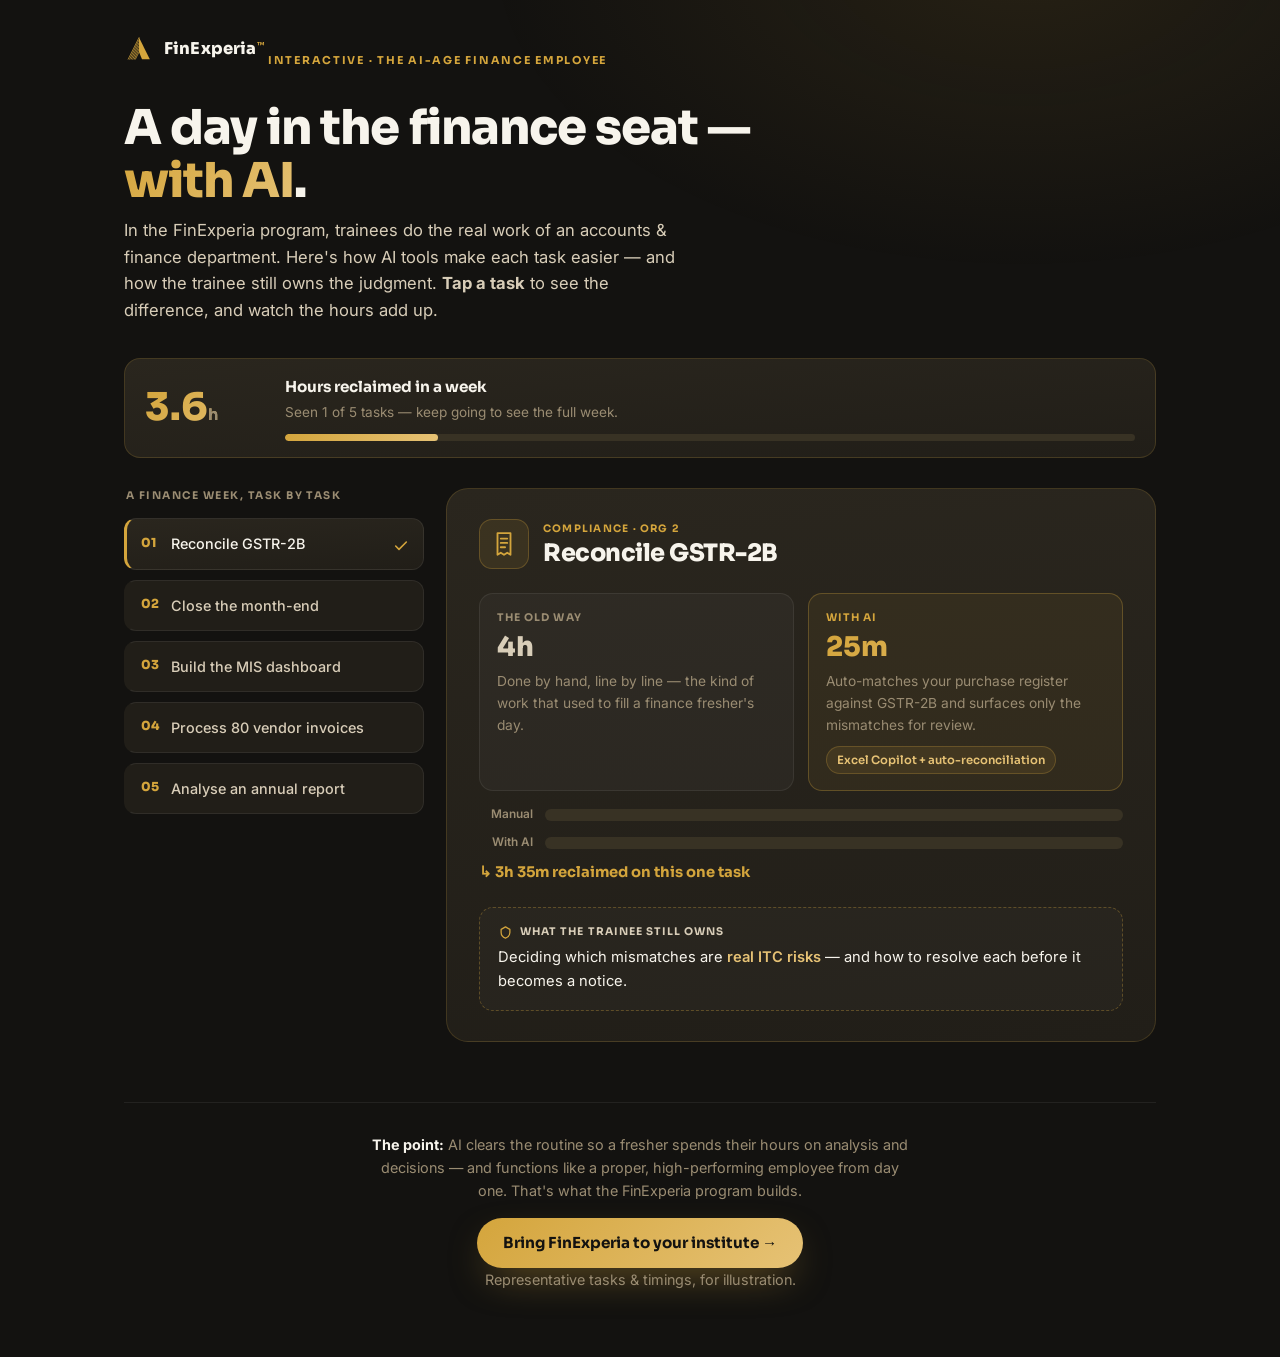
<file: ai-finance-day.html>
<!DOCTYPE html>
<html lang="en">
<head>
<meta charset="UTF-8" />
<meta name="viewport" content="width=device-width, initial-scale=1.0" />

<!-- Google tag (gtag.js) — GA4 property G-P3H50L5ZFJ -->
<script async src="https://www.googletagmanager.com/gtag/js?id=G-P3H50L5ZFJ"></script>
<script>
  window.dataLayer = window.dataLayer || [];
  function gtag(){dataLayer.push(arguments);}
  gtag('js', new Date());
  gtag('config', 'G-P3H50L5ZFJ');
</script>
<title>A Day in the Finance Seat — with AI · FinExperia</title>
<meta name="description" content="Interactive: see how a finance employee uses AI tools to do real day-to-day tasks faster, work easier, and perform better — the FinExperia way." />
<meta name="robots" content="index, follow, max-image-preview:large" />
<link rel="canonical" href="https://finexperia.com/ai-finance-day.html" />
<meta property="og:title" content="A Day in the Finance Seat — with AI · FinExperia" />
<meta property="og:description" content="See how a finance employee uses AI to work faster and perform better — and what they still own. From FinExperia, for institutes in Kerala and across India." />
<meta property="og:type" content="website" />
<meta property="og:url" content="https://finexperia.com/ai-finance-day.html" />
<meta property="og:image" content="https://finexperia.com/og-image.svg" />
<meta name="twitter:card" content="summary_large_image" />
<link rel="preconnect" href="https://fonts.googleapis.com" />
<link rel="preconnect" href="https://fonts.gstatic.com" crossorigin />
<link href="https://fonts.googleapis.com/css2?family=Sora:wght@400;500;600;700;800&family=Inter:wght@400;500;600&display=swap" rel="stylesheet" />
<style>
  :root{
    --gold:#D4A53C; --gold-light:#E6C275; --gold-deep:#B8862E;
    --ink:#131210; --ink-2:#1A1815; --surface:#211E18; --surface-2:#2A261E; --surface-3:#383224;
    --line:rgba(212,165,60,.18); --line-soft:rgba(255,255,255,.07);
    --text:#F7F4EC; --text-soft:#D8CDB8; --muted:#9A8C72;
    --grad:linear-gradient(135deg,#D4A53C,#E6C275);
    --ease:cubic-bezier(.22,1,.36,1);
  }
  *,*::before,*::after{box-sizing:border-box;margin:0;padding:0}
  body{font-family:"Inter",system-ui,sans-serif;background:var(--ink);color:var(--text);line-height:1.6;-webkit-font-smoothing:antialiased;overflow-x:hidden}
  h1,h2,h3,h4{font-family:"Sora",sans-serif;letter-spacing:-.02em;line-height:1.1}
  .wrap{max-width:1080px;margin:0 auto;padding:0 24px}

  body::before{content:"";position:fixed;inset:0;z-index:0;pointer-events:none;
    background:radial-gradient(60% 50% at 80% -5%,rgba(212,165,60,.10),transparent 70%)}
  .app{position:relative;z-index:1}

  header{padding:34px 0 8px}
  .brand{display:inline-flex;align-items:center;gap:10px;margin-bottom:30px}
  .brand .mk{width:30px;height:30px}
  .brand b{font-family:"Sora";font-weight:800;font-size:1.02rem;letter-spacing:.01em}
  .brand b sup{color:var(--gold);font-size:.5em;font-weight:700}
  .eyebrow{font-family:"Sora";font-size:.68rem;font-weight:700;letter-spacing:.16em;text-transform:uppercase;color:var(--gold)}
  h1{font-size:clamp(1.9rem,4.4vw,3rem);font-weight:800;margin:.5rem 0 .6rem;max-width:18ch}
  h1 em{font-style:normal;background:var(--grad);-webkit-background-clip:text;background-clip:text;color:transparent}
  .sub{color:var(--text-soft);max-width:56ch;font-size:1.04rem}

  .meter{display:flex;align-items:center;gap:20px;margin:26px 0 6px;padding:16px 20px;
    background:linear-gradient(175deg,var(--surface-2),var(--surface));border:1px solid var(--line);
    border-radius:16px;flex-wrap:wrap}
  .meter-n{font-family:"Sora";font-weight:800;font-size:2.4rem;line-height:1;
    background:var(--grad);-webkit-background-clip:text;background-clip:text;color:transparent;min-width:120px}
  .meter-n small{font-size:1rem;-webkit-text-fill-color:var(--muted);color:var(--muted);font-weight:600}
  .meter-txt{flex:1;min-width:200px}
  .meter-txt strong{display:block;font-family:"Sora";font-size:.95rem}
  .meter-txt span{font-size:.85rem;color:var(--muted)}
  .meter-bar{width:100%;height:7px;border-radius:99px;background:var(--surface-3);overflow:hidden;margin-top:9px}
  .meter-fill{height:100%;width:0;border-radius:99px;background:var(--grad);transition:width .7s var(--ease)}

  .grid{display:grid;grid-template-columns:300px 1fr;gap:22px;margin:30px 0 60px;align-items:start}

  .rail{display:flex;flex-direction:column;gap:10px}
  .rail-h{font-family:"Sora";font-size:.66rem;font-weight:700;letter-spacing:.14em;text-transform:uppercase;color:var(--muted);margin-bottom:4px;padding-left:2px}
  .task{display:flex;align-items:center;gap:12px;text-align:left;cursor:pointer;
    background:var(--surface);border:1px solid var(--line-soft);border-left:3px solid transparent;
    border-radius:12px;padding:13px 14px;color:var(--text-soft);font:inherit;transition:.2s var(--ease)}
  .task:hover{border-color:var(--line);color:var(--text)}
  .task.active{background:linear-gradient(175deg,var(--surface-2),var(--surface));border-left-color:var(--gold);color:var(--text)}
  .task .tnum{font-family:"Sora";font-weight:800;font-size:.78rem;color:var(--gold);width:18px;flex-shrink:0}
  .task .tname{font-size:.9rem;font-weight:500;flex:1}
  .task .tdone{width:16px;height:16px;flex-shrink:0;opacity:0;transition:opacity .25s}
  .task.seen .tdone{opacity:1}
  .task .tdone svg{width:16px;height:16px;stroke:var(--gold);fill:none;stroke-width:2.4;stroke-linecap:round;stroke-linejoin:round}

  .panel{background:linear-gradient(175deg,var(--surface-2),var(--surface));border:1px solid var(--line);
    border-radius:22px;padding:30px 32px;min-height:420px;animation:fade .4s var(--ease)}
  @keyframes fade{from{opacity:0;transform:translateY(10px)}to{opacity:1;transform:none}}
  .p-top{display:flex;align-items:center;gap:14px;margin-bottom:6px}
  .p-ic{width:50px;height:50px;border-radius:13px;display:grid;place-items:center;flex-shrink:0;
    background:rgba(212,165,60,.1);border:1px solid rgba(212,165,60,.28);color:var(--gold)}
  .p-ic svg{width:26px;height:26px;fill:none;stroke:currentColor;stroke-width:1.7;stroke-linecap:round;stroke-linejoin:round}
  .p-tag{font-family:"Sora";font-size:.64rem;font-weight:700;letter-spacing:.12em;text-transform:uppercase;color:var(--gold)}
  .panel h2{font-size:1.5rem;font-weight:800;margin-top:2px}

  .compare{display:grid;grid-template-columns:1fr 1fr;gap:14px;margin:24px 0 6px}
  @media(max-width:560px){.compare{grid-template-columns:1fr}}
  .col{border-radius:14px;padding:16px 17px}
  .col-old{background:rgba(255,255,255,.03);border:1px solid var(--line-soft)}
  .col-ai{background:rgba(212,165,60,.07);border:1px solid rgba(212,165,60,.3)}
  .col-k{font-family:"Sora";font-size:.66rem;font-weight:700;letter-spacing:.1em;text-transform:uppercase;margin-bottom:8px}
  .col-old .col-k{color:var(--muted)}
  .col-ai .col-k{color:var(--gold)}
  .col-time{font-family:"Sora";font-weight:800;font-size:1.7rem;line-height:1}
  .col-old .col-time{color:var(--text-soft)}
  .col-ai .col-time{background:var(--grad);-webkit-background-clip:text;background-clip:text;color:transparent}
  .col p{font-size:.86rem;color:var(--muted);margin-top:8px}
  .col .tool{display:inline-block;margin-top:10px;font-family:"Sora";font-size:.72rem;font-weight:600;
    color:var(--gold-light);background:rgba(212,165,60,.1);border:1px solid rgba(212,165,60,.25);
    padding:4px 10px;border-radius:99px}

  .timebar{margin:14px 0 4px}
  .timebar-row{display:flex;align-items:center;gap:12px;margin-bottom:9px}
  .timebar-row .lab{font-size:.74rem;width:54px;flex-shrink:0;color:var(--muted);font-weight:600;text-align:right}
  .track{flex:1;height:12px;border-radius:99px;background:var(--surface-3);overflow:hidden}
  .fillbar{height:100%;border-radius:99px;width:0;transition:width .6s var(--ease)}
  .fillbar.old{background:#6E6048}
  .fillbar.ai{background:var(--grad)}
  .saved{font-family:"Sora";font-weight:700;font-size:.92rem;color:var(--gold);margin-top:4px}

  .own{margin-top:22px;padding:16px 18px;border-radius:14px;background:rgba(255,255,255,.025);border:1px dashed rgba(212,165,60,.32)}
  .own-k{font-family:"Sora";font-size:.66rem;font-weight:700;letter-spacing:.1em;text-transform:uppercase;color:var(--text-soft);margin-bottom:6px;display:flex;align-items:center;gap:7px}
  .own-k svg{width:15px;height:15px;stroke:var(--gold);fill:none;stroke-width:2;stroke-linecap:round;stroke-linejoin:round}
  .own p{font-size:.92rem;color:var(--text)}
  .own p b{color:var(--gold-light);font-weight:600}

  .foot{border-top:1px solid var(--line-soft);padding:30px 0 50px;text-align:center}
  .foot p{color:var(--muted);font-size:.9rem;max-width:60ch;margin:0 auto 16px}
  .foot p b{color:var(--text)}
  .cta{display:inline-flex;align-items:center;gap:8px;background:var(--grad);color:#131210;
    font-family:"Sora";font-weight:700;font-size:.95rem;padding:13px 26px;border-radius:99px;
    text-decoration:none;box-shadow:0 16px 40px -14px rgba(212,165,60,.6);transition:transform .2s var(--ease)}
  .cta:hover{transform:translateY(-2px)}
  .hint{font-size:.78rem;color:var(--muted);margin-top:8px}

  @media(max-width:780px){.grid{grid-template-columns:1fr}.rail{flex-direction:row;flex-wrap:wrap}.task{flex:1 1 46%}.rail-h{flex-basis:100%}}
</style>
</head>
<body>
<div class="app"><div class="wrap">

  <header>
    <div class="brand">
      <svg class="mk" viewBox="0 0 100 100" aria-hidden="true"><path d="M50 12 L86 84 L60 84 L50 60 Z" fill="#D4A53C"/><g stroke="#D4A53C" stroke-width="2.4" stroke-linecap="round" fill="none"><line x1="50" y1="12" x2="14" y2="84"/><line x1="50" y1="20" x2="19" y2="84"/><line x1="50" y1="30" x2="24" y2="84"/><line x1="50" y1="40" x2="29" y2="84"/><line x1="50" y1="50" x2="34" y2="84"/><line x1="50" y1="60" x2="38" y2="84"/></g></svg>
      <b>FinExperia<sup>&trade;</sup></b>
    </div>
    <span class="eyebrow">Interactive · The AI-age finance employee</span>
    <h1>A day in the finance seat — <em>with AI</em>.</h1>
    <p class="sub">In the FinExperia program, trainees do the real work of an accounts &amp; finance department. Here's how AI tools make each task easier — and how the trainee still owns the judgment. <strong>Tap a task</strong> to see the difference, and watch the hours add up.</p>
  </header>

  <div class="meter">
    <div class="meter-n" id="reclaimNum">0<small>h</small></div>
    <div class="meter-txt">
      <strong>Hours reclaimed in a week</strong>
      <span id="reclaimMsg">Explore the tasks below to see the time AI hands back.</span>
      <div class="meter-bar"><div class="meter-fill" id="reclaimFill"></div></div>
    </div>
  </div>

  <div class="grid">
    <div class="rail" id="rail">
      <div class="rail-h">A finance week, task by task</div>
    </div>
    <div class="panel" id="panel"></div>
  </div>

  <div class="foot">
    <p><b>The point:</b> AI clears the routine so a fresher spends their hours on analysis and decisions — and functions like a proper, high-performing employee from day one. That's what the FinExperia program builds.</p>
    <a class="cta" href="index.html">Bring FinExperia to your institute →</a>
    <p class="hint">Representative tasks &amp; timings, for illustration.</p>
  </div>

</div></div>

<script>
(function(){
  "use strict";
  var ICON = {
    receipt:'<path d="M6 2h12v20l-3-2-3 2-3-2-3 2z"/><path d="M9 7h6M9 11h6M9 15h4"/>',
    statement:'<path d="M7 2h8l4 4v16H7z"/><path d="M14 2v5h5"/><path d="M10 13h6M10 17h6"/>',
    chart:'<path d="M4 20h16"/><path d="M7 20v-6M12 20V9M17 20v-9"/>',
    doc:'<rect x="4" y="3" width="16" height="18" rx="2"/><path d="M8 8h8M8 12h8M8 16h5"/>',
    search:'<circle cx="11" cy="11" r="6"/><path d="M16 16l5 5"/>'
  };
  var TASKS = [
    { name:"Reconcile GSTR-2B", icon:"receipt", tag:"Compliance · Org 2",
      manualH:4, aiMin:25, tool:"Excel Copilot + auto-reconciliation",
      ai:"Auto-matches your purchase register against GSTR-2B and surfaces only the mismatches for review.",
      own:"Deciding which mismatches are <b>real ITC risks</b> — and how to resolve each before it becomes a notice." },
    { name:"Close the month-end", icon:"statement", tag:"Finalisation · Org 1",
      manualH:5, aiMin:45, tool:"Claude",
      ai:"Drafts the management commentary and stress-tests your accrual and provision memos from your own figures.",
      own:"The <b>accrual judgment</b>, the Schedule III treatment, and the final sign-off that says the books are right." },
    { name:"Build the MIS dashboard", icon:"chart", tag:"Analysis · Org 3",
      manualH:6, aiMin:60, tool:"Power BI Copilot",
      ai:"Generates DAX measures and full report pages from a plain-English prompt in minutes.",
      own:"<b>Which metrics matter</b> — and the story the numbers tell the board this quarter." },
    { name:"Process 80 vendor invoices", icon:"doc", tag:"Day-to-day · Org 1",
      manualH:3, aiMin:20, tool:"Document-AI (Nanonets)",
      ai:"Extracts GSTIN, amounts and line items from a stack of invoices — even scans and handwriting.",
      own:"<b>Validating the extractions</b> and clearing every exception the model flags." },
    { name:"Analyse an annual report", icon:"search", tag:"Diligence · Org 3",
      manualH:5, aiMin:50, tool:"Claude",
      ai:"Reads 100+ pages and pulls revenue drivers, covenants and red flags into a structured brief.",
      own:"The <b>verdict and the red flags</b> — with every figure cross-checked back to source." }
  ];

  var seen = {}, active = -1;
  var rail = document.getElementById("rail");
  var panel = document.getElementById("panel");
  var reNum = document.getElementById("reclaimNum");
  var reMsg = document.getElementById("reclaimMsg");
  var reFill = document.getElementById("reclaimFill");

  function fmt(mins){ var h=Math.floor(mins/60), m=Math.round(mins%60); return (h?h+"h ":"")+(m?m+"m":(h?"":"0m")); }
  function savedMin(t){ return t.manualH*60 - t.aiMin; }
  var TOTAL = TASKS.reduce(function(s,t){return s+savedMin(t);},0);

  TASKS.forEach(function(t,i){
    var b=document.createElement("button");
    b.className="task"; b.setAttribute("data-i",i);
    b.innerHTML='<span class="tnum">0'+(i+1)+'</span><span class="tname">'+t.name+'</span>'+
      '<span class="tdone"><svg viewBox="0 0 24 24"><path d="M20 6L9 17l-5-5"/></svg></span>';
    b.addEventListener("click",function(){ select(i); });
    rail.appendChild(b);
  });

  function animateReclaim(){
    var got=0; TASKS.forEach(function(t,i){ if(seen[i]) got+=savedMin(t); });
    var pct=Math.round(got/TOTAL*100);
    reFill.style.width=pct+"%";
    var start=null, from=parseFloat(reNum.getAttribute("data-v")||"0"), to=got/60, dur=600;
    reNum.setAttribute("data-v",to);
    function step(ts){ if(!start)start=ts; var p=Math.min((ts-start)/dur,1);
      var v=from+(to-from)*(1-Math.pow(1-p,3));
      reNum.innerHTML=v.toFixed(1)+'<small>h</small>';
      if(p<1)requestAnimationFrame(step);
    }
    requestAnimationFrame(step);
    var n=Object.keys(seen).length;
    reMsg.textContent = n>=TASKS.length
      ? "That's a full extra day every week — spent on analysis, not admin."
      : "Seen "+n+" of "+TASKS.length+" tasks — keep going to see the full week.";
  }

  function select(i){
    active=i; seen[i]=true;
    Array.prototype.forEach.call(rail.querySelectorAll(".task"),function(el){
      var idx=+el.getAttribute("data-i");
      el.classList.toggle("active",idx===i);
      el.classList.toggle("seen",!!seen[idx]);
    });
    var t=TASKS[i];
    var manMin=t.manualH*60, aiMin=t.aiMin;
    var aiW=Math.max(6, Math.round(aiMin/manMin*100));
    panel.innerHTML =
      '<div class="p-top"><div class="p-ic"><svg viewBox="0 0 24 24">'+ICON[t.icon]+'</svg></div>'+
      '<div><div class="p-tag">'+t.tag+'</div><h2>'+t.name+'</h2></div></div>'+
      '<div class="compare">'+
        '<div class="col col-old"><div class="col-k">The old way</div><div class="col-time">'+fmt(manMin)+'</div>'+
          '<p>Done by hand, line by line — the kind of work that used to fill a finance fresher\'s day.</p></div>'+
        '<div class="col col-ai"><div class="col-k">With AI</div><div class="col-time">'+fmt(aiMin)+'</div>'+
          '<p>'+t.ai+'</p><span class="tool">'+t.tool+'</span></div>'+
      '</div>'+
      '<div class="timebar">'+
        '<div class="timebar-row"><span class="lab">Manual</span><span class="track"><span class="fillbar old" data-w="100"></span></span></div>'+
        '<div class="timebar-row"><span class="lab">With AI</span><span class="track"><span class="fillbar ai" data-w="'+aiW+'"></span></span></div>'+
        '<div class="saved">↳ '+fmt(manMin-aiMin)+' reclaimed on this one task</div>'+
      '</div>'+
      '<div class="own"><div class="own-k"><svg viewBox="0 0 24 24"><path d="M12 3l7 4v5c0 4.4-3 7.6-7 9-4-1.4-7-4.6-7-9V7z"/></svg>What the trainee still owns</div><p>'+t.own+'</p></div>';
    requestAnimationFrame(function(){ requestAnimationFrame(function(){
      Array.prototype.forEach.call(panel.querySelectorAll(".fillbar"),function(b){ b.style.width=b.getAttribute("data-w")+"%"; });
    });});
    animateReclaim();
  }

  select(0);
})();
</script>
</body>
</html>
</file>
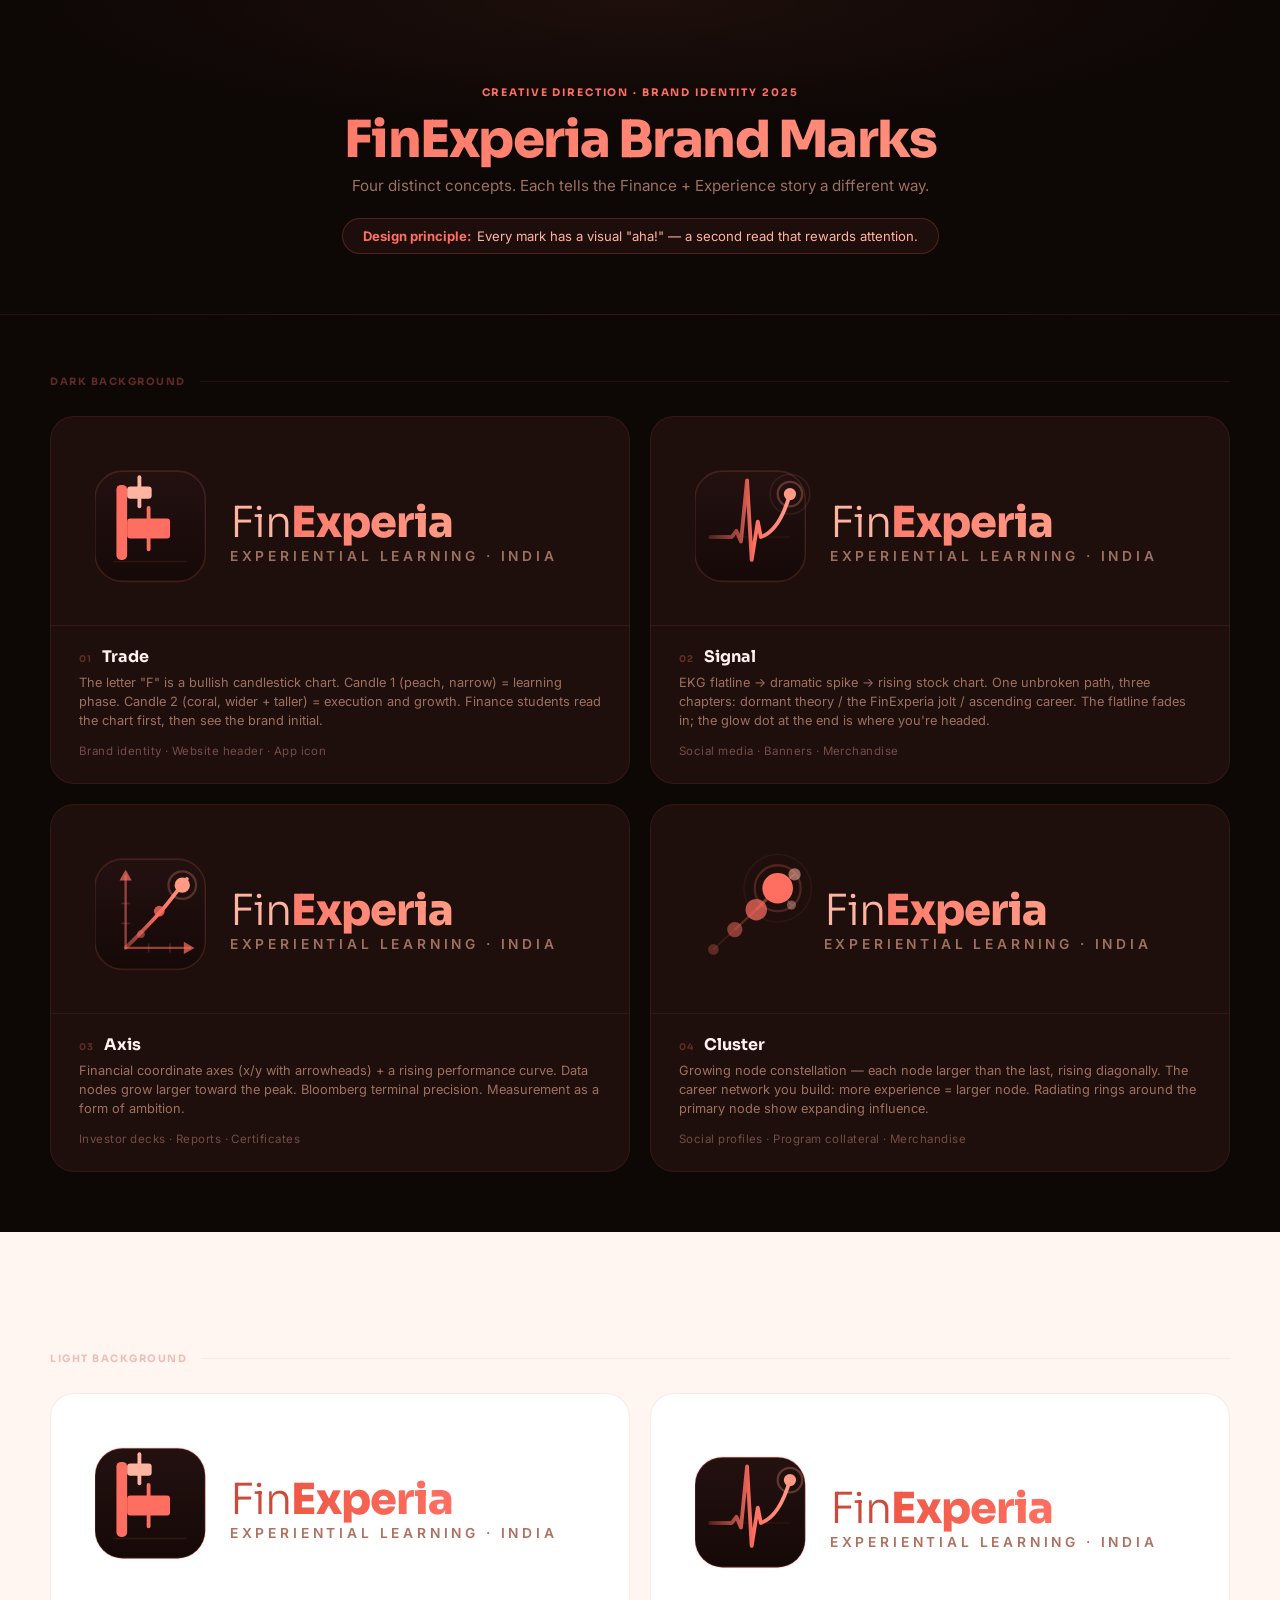
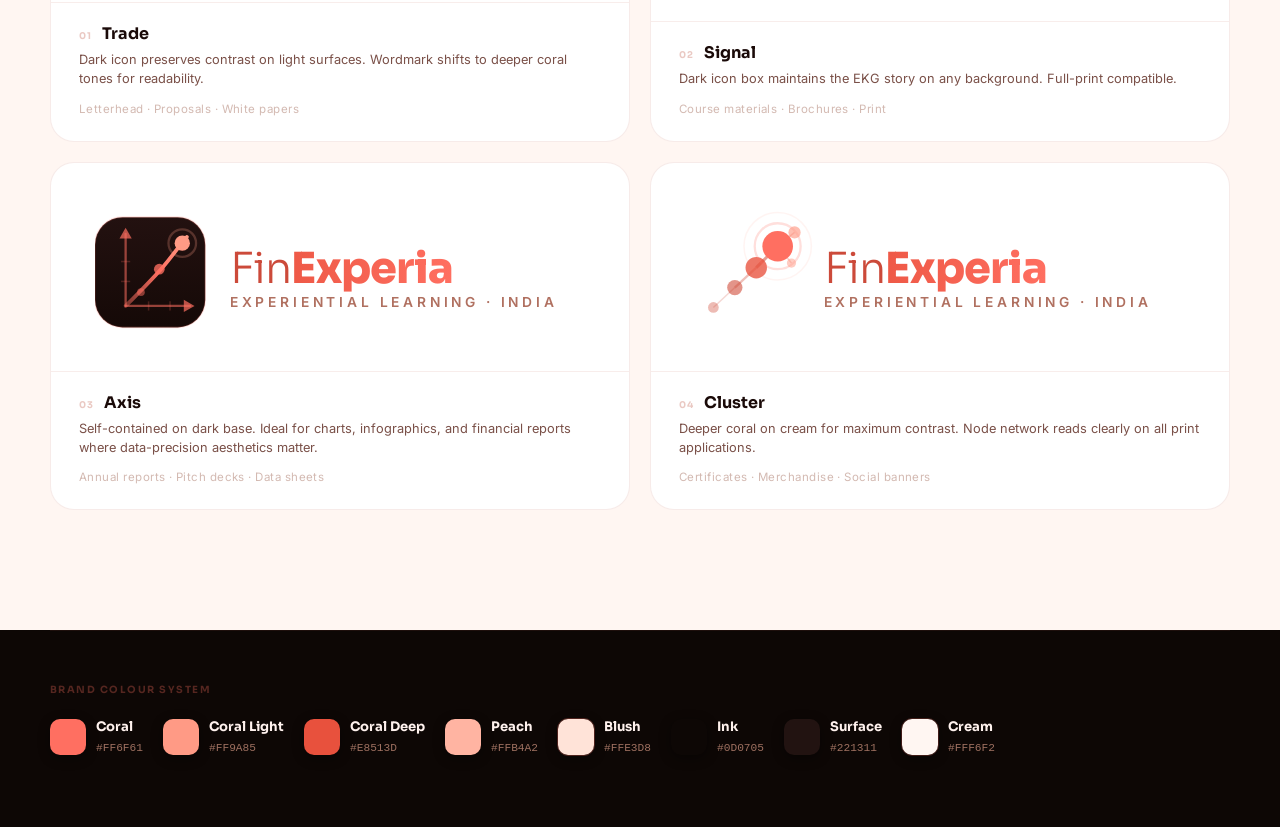
<file: logos.html>
<!DOCTYPE html>
<html lang="en">
<head>
  <meta charset="UTF-8">
  <meta name="viewport" content="width=device-width, initial-scale=1.0">
  <title>FinExperia — Brand Mark Collection v2</title>
  <link rel="preconnect" href="https://fonts.googleapis.com">
  <link rel="preconnect" href="https://fonts.gstatic.com" crossorigin>
  <link href="https://fonts.googleapis.com/css2?family=Sora:wght@300;400;600;700;800&family=Inter:wght@400;500;600&display=swap" rel="stylesheet">
  <style>
    :root {
      --coral:#FF6F61;--cl:#FF9A85;--cd:#E8513D;
      --peach:#FFB4A2;--ink:#0D0705;--s2:#261310;
      --cream:#FFF6F2;--muted:#9E7060;--text:#FFF2EE;
    }
    *,*::before,*::after{box-sizing:border-box;margin:0;padding:0}
    body{font-family:'Inter',sans-serif;background:var(--ink);color:var(--text);-webkit-font-smoothing:antialiased}
    .ph{text-align:center;padding:80px 24px 60px;
        background:radial-gradient(ellipse 70% 60% at 50% 0%,rgba(255,111,97,.07) 0%,transparent 70%);
        border-bottom:1px solid rgba(255,111,97,.1)}
    .ey{display:inline-block;font-family:'Sora',sans-serif;font-size:.65rem;font-weight:700;
        letter-spacing:.18em;text-transform:uppercase;color:var(--coral);margin-bottom:.8rem}
    .ph h1{font-family:'Sora',sans-serif;font-size:clamp(2rem,4vw,3.2rem);font-weight:800;
        letter-spacing:-.03em;background:linear-gradient(135deg,#FF6F61,#FF9A85);
        -webkit-background-clip:text;background-clip:text;color:transparent;line-height:1.1}
    .ph .sub{color:var(--muted);font-size:.95rem;margin-top:.5rem}
    .concept-pill{display:inline-flex;align-items:center;gap:6px;margin-top:1.4rem;
        padding:9px 20px;background:rgba(255,111,97,.07);border:1px solid rgba(255,111,97,.22);
        border-radius:100px;font-size:.82rem;color:var(--peach)}
    .concept-pill span{color:var(--coral);font-weight:700}
    .wrap{max-width:1260px;margin:0 auto;padding:0 40px}
    .sec{padding:60px 0}
    .sec-rule{display:flex;align-items:center;gap:14px;margin-bottom:28px}
    .sec-rule::after{content:'';flex:1;height:1px;background:rgba(255,111,97,.1)}
    .sl{font-family:'Sora',sans-serif;font-size:.63rem;font-weight:700;
        letter-spacing:.15em;text-transform:uppercase;color:rgba(255,111,97,.35);white-space:nowrap}
    .lw .sl{color:rgba(200,60,40,.3)}
    .grid{display:grid;grid-template-columns:1fr 1fr;gap:20px}
    .card{border-radius:24px;border:1px solid rgba(255,111,97,.10);background:#1E0F0C;
        display:flex;flex-direction:column;overflow:hidden;transition:border-color .22s,box-shadow .22s}
    .card:hover{border-color:rgba(255,111,97,.30);box-shadow:0 20px 70px rgba(255,111,97,.07)}
    .disp{flex:1;display:flex;align-items:center;justify-content:center;
        padding:48px 44px 38px;min-height:172px}
    .disp svg{max-width:100%;height:auto}
    .meta{padding:20px 28px 24px;border-top:1px solid rgba(255,111,97,.09)}
    .mh{display:flex;align-items:baseline;gap:10px;margin-bottom:6px}
    .mn{font-family:'Sora',sans-serif;font-size:.58rem;font-weight:700;
        letter-spacing:.1em;color:rgba(255,111,97,.3)}
    .mt{font-family:'Sora',sans-serif;font-size:1rem;font-weight:700;color:var(--text)}
    .mc{font-size:.8rem;color:var(--muted);line-height:1.5;margin-bottom:8px}
    .mu{font-size:.72rem;color:rgba(255,180,162,.38);letter-spacing:.04em}
    .lw{background:var(--cream);color:#1A0A08;padding:60px 0}
    .lw .card{background:#fff;border-color:rgba(180,60,40,.1)}
    .lw .card:hover{border-color:rgba(255,111,97,.32);box-shadow:0 12px 40px rgba(180,60,40,.08)}
    .lw .meta{border-top-color:rgba(180,60,40,.09)}
    .lw .mn{color:rgba(180,60,40,.28)}.lw .mt{color:#1A0A08}
    .lw .mc{color:#7A5048}.lw .mu{color:rgba(140,70,50,.38)}
    .pal{padding:52px 0 72px;border-top:1px solid rgba(255,111,97,.07)}
    .ptl{font-family:'Sora',sans-serif;font-size:.62rem;font-weight:700;
         letter-spacing:.15em;text-transform:uppercase;color:rgba(255,111,97,.3);margin-bottom:22px}
    .swatches{display:flex;gap:20px;flex-wrap:wrap}
    .sw-item{display:flex;align-items:center;gap:10px}
    .sw{width:36px;height:36px;border-radius:10px;box-shadow:0 3px 12px rgba(0,0,0,.4);flex-shrink:0}
    .si strong{display:block;font-family:'Sora',sans-serif;font-size:.82rem;color:var(--text)}
    .si span{font-size:.7rem;color:var(--muted);font-family:monospace}
    @media(max-width:880px){.grid{grid-template-columns:1fr}}
    @media(max-width:580px){.wrap{padding:0 20px}.disp{padding:32px 20px 24px}}
  </style>
</head>
<body>

<header class="ph">
  <span class="ey">Creative Direction · Brand Identity 2025</span>
  <h1>FinExperia Brand Marks</h1>
  <p class="sub">Four distinct concepts. Each tells the Finance + Experience story a different way.</p>
  <div class="concept-pill">
    <span>Design principle:</span> Every mark has a visual "aha!" — a second read that rewards attention.
  </div>
</header>

<div class="wrap"><section class="sec">
<div class="sec-rule"><span class="sl">Dark Background</span></div>
<div class="grid">

<!-- 01 TRADE -->
<div class="card"><div class="disp">
<svg xmlns="http://www.w3.org/2000/svg" viewBox="0 0 320 80">
  <defs>
    <linearGradient id="d1wg" x1="0" y1="0" x2="1" y2="0">
      <stop offset="0%" stop-color="#FF6F61"/><stop offset="100%" stop-color="#FF9A85"/></linearGradient>
    <linearGradient id="d1bg" x1="0%" y1="0%" x2="0%" y2="100%">
      <stop offset="0%" stop-color="#231110"/><stop offset="100%" stop-color="#150907"/></linearGradient>
  </defs>
  <rect x="0" y="4" width="72" height="72" rx="18" fill="url(#d1bg)"/>
  <rect x="0" y="4" width="72" height="72" rx="18" fill="none" stroke="rgba(255,111,97,0.16)" stroke-width="1"/>
  <rect x="14" y="13" width="7" height="49" rx="3" fill="#FF6F61"/>
  <line x1="29" y1="8"  x2="29" y2="14" stroke="#FFB4A2" stroke-width="2.5" stroke-linecap="round"/>
  <rect x="21" y="14" width="16" height="8" rx="2" fill="#FFB4A2"/>
  <line x1="29" y1="22" x2="29" y2="27" stroke="#FFB4A2" stroke-width="2.5" stroke-linecap="round"/>
  <line x1="35" y1="28" x2="35" y2="35" stroke="#FF6F61" stroke-width="2.5" stroke-linecap="round"/>
  <rect x="21" y="35" width="28" height="13" rx="2" fill="#FF6F61"/>
  <line x1="35" y1="48" x2="35" y2="55" stroke="#FF6F61" stroke-width="2.5" stroke-linecap="round"/>
  <line x1="12" y1="63" x2="60" y2="63" stroke="rgba(255,111,97,0.10)" stroke-width="1"/>
  <text y="47" font-family="'Sora','Helvetica Neue',Arial,sans-serif" font-size="28" letter-spacing="-0.5">
    <tspan x="88" font-weight="300" fill="#FFB4A2">Fin</tspan><tspan font-weight="800" fill="url(#d1wg)">Experia</tspan></text>
  <text x="88" y="63" font-family="'Inter',Arial,sans-serif" font-size="9" font-weight="600" fill="#9E7060" letter-spacing="2.5">EXPERIENTIAL LEARNING · INDIA</text>
</svg>
</div><div class="meta">
  <div class="mh"><span class="mn">01</span><span class="mt">Trade</span></div>
  <p class="mc">The letter "F" is a bullish candlestick chart. Candle 1 (peach, narrow) = learning phase. Candle 2 (coral, wider + taller) = execution and growth. Finance students read the chart first, then see the brand initial.</p>
  <span class="mu">Brand identity · Website header · App icon</span>
</div></div>

<!-- 02 SIGNAL -->
<div class="card"><div class="disp">
<svg xmlns="http://www.w3.org/2000/svg" viewBox="0 0 320 80">
  <defs>
    <linearGradient id="d2wg" x1="0" y1="0" x2="1" y2="0">
      <stop offset="0%" stop-color="#FF6F61"/><stop offset="100%" stop-color="#FF9A85"/></linearGradient>
    <linearGradient id="d2bg" x1="0%" y1="0%" x2="0%" y2="100%">
      <stop offset="0%" stop-color="#231110"/><stop offset="100%" stop-color="#150907"/></linearGradient>
    <linearGradient id="d2sg" x1="10" y1="0" x2="62" y2="0" gradientUnits="userSpaceOnUse">
      <stop offset="0%"   stop-color="#FF6F61" stop-opacity="0.22"/>
      <stop offset="38%"  stop-color="#FF6F61" stop-opacity="0.65"/>
      <stop offset="55%"  stop-color="#FF6F61"/>
      <stop offset="100%" stop-color="#FF9A85"/></linearGradient>
  </defs>
  <rect x="0" y="4" width="72" height="72" rx="18" fill="url(#d2bg)"/>
  <rect x="0" y="4" width="72" height="72" rx="18" fill="none" stroke="rgba(255,111,97,0.16)" stroke-width="1"/>
  <path d="M 10,47 L 24,47 L 27,43 L 30,50 L 34,10 L 37,62 L 41,37 L 43,47 C 52,44 58,33 62,19"
        stroke="url(#d2sg)" stroke-width="2.5" fill="none" stroke-linecap="round" stroke-linejoin="round"/>
  <circle cx="62" cy="19" r="4"  fill="#FF9A85"/>
  <circle cx="62" cy="19" r="8"  fill="none" stroke="#FF9A85" stroke-width="1.5" opacity="0.28"/>
  <circle cx="62" cy="19" r="13" fill="none" stroke="#FF9A85" stroke-width="1"   opacity="0.10"/>
  <line x1="10" y1="47" x2="62" y2="47" stroke="rgba(255,111,97,0.07)" stroke-width="1"/>
  <text y="47" font-family="'Sora','Helvetica Neue',Arial,sans-serif" font-size="28" letter-spacing="-0.5">
    <tspan x="88" font-weight="300" fill="#FFB4A2">Fin</tspan><tspan font-weight="800" fill="url(#d2wg)">Experia</tspan></text>
  <text x="88" y="63" font-family="'Inter',Arial,sans-serif" font-size="9" font-weight="600" fill="#9E7060" letter-spacing="2.5">EXPERIENTIAL LEARNING · INDIA</text>
</svg>
</div><div class="meta">
  <div class="mh"><span class="mn">02</span><span class="mt">Signal</span></div>
  <p class="mc">EKG flatline → dramatic spike → rising stock chart. One unbroken path, three chapters: dormant theory / the FinExperia jolt / ascending career. The flatline fades in; the glow dot at the end is where you're headed.</p>
  <span class="mu">Social media · Banners · Merchandise</span>
</div></div>

<!-- 03 AXIS -->
<div class="card"><div class="disp">
<svg xmlns="http://www.w3.org/2000/svg" viewBox="0 0 320 80">
  <defs>
    <linearGradient id="d3wg" x1="0" y1="0" x2="1" y2="0">
      <stop offset="0%" stop-color="#FF6F61"/><stop offset="100%" stop-color="#FF9A85"/></linearGradient>
    <linearGradient id="d3bg" x1="0%" y1="0%" x2="0%" y2="100%">
      <stop offset="0%" stop-color="#231110"/><stop offset="100%" stop-color="#150907"/></linearGradient>
    <linearGradient id="d3cg" x1="20" y1="62" x2="60" y2="16" gradientUnits="userSpaceOnUse">
      <stop offset="0%"   stop-color="#FF6F61" stop-opacity="0.4"/>
      <stop offset="50%"  stop-color="#FF6F61"/>
      <stop offset="100%" stop-color="#FF9A85"/></linearGradient>
  </defs>
  <rect x="0" y="4" width="72" height="72" rx="18" fill="url(#d3bg)"/>
  <rect x="0" y="4" width="72" height="72" rx="18" fill="none" stroke="rgba(255,111,97,0.16)" stroke-width="1"/>
  <line x1="20" y1="62" x2="20" y2="15" stroke="#FF6F61" stroke-width="1.5" stroke-linecap="round" opacity="0.55"/>
  <line x1="20" y1="62" x2="62" y2="62" stroke="#FF6F61" stroke-width="1.5" stroke-linecap="round" opacity="0.55"/>
  <polygon points="20,11 16,18 24,18" fill="#FF6F61" opacity="0.7"/>
  <polygon points="65,62 58,58 58,66" fill="#FF6F61" opacity="0.7"/>
  <line x1="17" y1="46" x2="23" y2="46" stroke="#FF6F61" stroke-width="1" opacity="0.22"/>
  <line x1="17" y1="33" x2="23" y2="33" stroke="#FF6F61" stroke-width="1" opacity="0.22"/>
  <line x1="35" y1="59" x2="35" y2="65" stroke="#FF6F61" stroke-width="1" opacity="0.22"/>
  <line x1="49" y1="59" x2="49" y2="65" stroke="#FF6F61" stroke-width="1" opacity="0.22"/>
  <path d="M 20,62 C 28,54 36,46 44,37 C 50,30 54,24 60,17"
        stroke="url(#d3cg)" stroke-width="2.5" fill="none" stroke-linecap="round"/>
  <circle cx="30" cy="53" r="2.5" fill="#FF6F61" opacity="0.50"/>
  <circle cx="42" cy="38" r="3.5" fill="#FF6F61" opacity="0.78"/>
  <circle cx="57" cy="21" r="5"   fill="#FF9A85"/>
  <circle cx="57" cy="21" r="9"   fill="none" stroke="#FF9A85" stroke-width="1.5" opacity="0.25"/>
  <text y="47" font-family="'Sora','Helvetica Neue',Arial,sans-serif" font-size="28" letter-spacing="-0.5">
    <tspan x="88" font-weight="300" fill="#FFB4A2">Fin</tspan><tspan font-weight="800" fill="url(#d3wg)">Experia</tspan></text>
  <text x="88" y="63" font-family="'Inter',Arial,sans-serif" font-size="9" font-weight="600" fill="#9E7060" letter-spacing="2.5">EXPERIENTIAL LEARNING · INDIA</text>
</svg>
</div><div class="meta">
  <div class="mh"><span class="mn">03</span><span class="mt">Axis</span></div>
  <p class="mc">Financial coordinate axes (x/y with arrowheads) + a rising performance curve. Data nodes grow larger toward the peak. Bloomberg terminal precision. Measurement as a form of ambition.</p>
  <span class="mu">Investor decks · Reports · Certificates</span>
</div></div>

<!-- 04 CLUSTER -->
<div class="card"><div class="disp">
<svg xmlns="http://www.w3.org/2000/svg" viewBox="0 0 320 80">
  <defs>
    <linearGradient id="d4wg" x1="0" y1="0" x2="1" y2="0">
      <stop offset="0%" stop-color="#FF6F61"/><stop offset="100%" stop-color="#FF9A85"/></linearGradient>
  </defs>
  <line x1="12" y1="63" x2="26" y2="50" stroke="#FF6F61" stroke-width="1"   opacity="0.15"/>
  <line x1="26" y1="50" x2="40" y2="37" stroke="#FF6F61" stroke-width="1.5" opacity="0.25"/>
  <line x1="40" y1="37" x2="54" y2="23" stroke="#FF6F61" stroke-width="2"   opacity="0.42"/>
  <line x1="54" y1="23" x2="65" y2="14" stroke="#FF9A85" stroke-width="1"   opacity="0.28"/>
  <line x1="54" y1="23" x2="63" y2="34" stroke="#FF9A85" stroke-width="1"   opacity="0.20"/>
  <circle cx="12" cy="63" r="3.5" fill="#FF6F61" opacity="0.28"/>
  <circle cx="26" cy="50" r="5"   fill="#FF6F61" opacity="0.48"/>
  <circle cx="40" cy="37" r="7"   fill="#FF6F61" opacity="0.70"/>
  <circle cx="54" cy="23" r="10"  fill="#FF6F61"/>
  <circle cx="54" cy="23" r="15"  fill="none" stroke="#FF6F61" stroke-width="1.5" opacity="0.22"/>
  <circle cx="54" cy="23" r="22"  fill="none" stroke="#FF6F61" stroke-width="1"   opacity="0.07"/>
  <circle cx="65" cy="14" r="4"   fill="#FFB4A2" opacity="0.55"/>
  <circle cx="63" cy="34" r="3"   fill="#FFB4A2" opacity="0.40"/>
  <text y="47" font-family="'Sora','Helvetica Neue',Arial,sans-serif" font-size="28" letter-spacing="-0.5">
    <tspan x="84" font-weight="300" fill="#FFB4A2">Fin</tspan><tspan font-weight="800" fill="url(#d4wg)">Experia</tspan></text>
  <text x="84" y="63" font-family="'Inter',Arial,sans-serif" font-size="9" font-weight="600" fill="#9E7060" letter-spacing="2.5">EXPERIENTIAL LEARNING · INDIA</text>
</svg>
</div><div class="meta">
  <div class="mh"><span class="mn">04</span><span class="mt">Cluster</span></div>
  <p class="mc">Growing node constellation — each node larger than the last, rising diagonally. The career network you build: more experience = larger node. Radiating rings around the primary node show expanding influence.</p>
  <span class="mu">Social profiles · Program collateral · Merchandise</span>
</div></div>

</div></section></div>

<!-- LIGHT SECTION -->
<div class="lw"><div class="wrap"><section class="sec">
<div class="sec-rule"><span class="sl">Light Background</span></div>
<div class="grid">

<!-- 01 light -->
<div class="card"><div class="disp">
<svg xmlns="http://www.w3.org/2000/svg" viewBox="0 0 320 80">
  <defs>
    <linearGradient id="l1wg" x1="0" y1="0" x2="1" y2="0">
      <stop offset="0%" stop-color="#E8513D"/><stop offset="100%" stop-color="#FF6F61"/></linearGradient>
    <linearGradient id="l1bg" x1="0%" y1="0%" x2="0%" y2="100%">
      <stop offset="0%" stop-color="#231110"/><stop offset="100%" stop-color="#150907"/></linearGradient>
  </defs>
  <rect x="0" y="4" width="72" height="72" rx="18" fill="url(#l1bg)"/>
  <rect x="0" y="4" width="72" height="72" rx="18" fill="none" stroke="rgba(255,111,97,0.2)" stroke-width="1"/>
  <rect x="14" y="13" width="7" height="49" rx="3" fill="#FF6F61"/>
  <line x1="29" y1="8"  x2="29" y2="14" stroke="#FFB4A2" stroke-width="2.5" stroke-linecap="round"/>
  <rect x="21" y="14" width="16" height="8" rx="2" fill="#FFB4A2"/>
  <line x1="29" y1="22" x2="29" y2="27" stroke="#FFB4A2" stroke-width="2.5" stroke-linecap="round"/>
  <line x1="35" y1="28" x2="35" y2="35" stroke="#FF6F61" stroke-width="2.5" stroke-linecap="round"/>
  <rect x="21" y="35" width="28" height="13" rx="2" fill="#FF6F61"/>
  <line x1="35" y1="48" x2="35" y2="55" stroke="#FF6F61" stroke-width="2.5" stroke-linecap="round"/>
  <line x1="12" y1="63" x2="60" y2="63" stroke="rgba(255,111,97,0.12)" stroke-width="1"/>
  <text y="47" font-family="'Sora','Helvetica Neue',Arial,sans-serif" font-size="28" letter-spacing="-0.5">
    <tspan x="88" font-weight="300" fill="#CC4A3A">Fin</tspan><tspan font-weight="800" fill="url(#l1wg)">Experia</tspan></text>
  <text x="88" y="63" font-family="'Inter',Arial,sans-serif" font-size="9" font-weight="600" fill="#B07060" letter-spacing="2.5">EXPERIENTIAL LEARNING · INDIA</text>
</svg>
</div><div class="meta">
  <div class="mh"><span class="mn">01</span><span class="mt">Trade</span></div>
  <p class="mc">Dark icon preserves contrast on light surfaces. Wordmark shifts to deeper coral tones for readability.</p>
  <span class="mu">Letterhead · Proposals · White papers</span>
</div></div>

<!-- 02 light -->
<div class="card"><div class="disp">
<svg xmlns="http://www.w3.org/2000/svg" viewBox="0 0 320 80">
  <defs>
    <linearGradient id="l2wg" x1="0" y1="0" x2="1" y2="0">
      <stop offset="0%" stop-color="#E8513D"/><stop offset="100%" stop-color="#FF6F61"/></linearGradient>
    <linearGradient id="l2bg" x1="0%" y1="0%" x2="0%" y2="100%">
      <stop offset="0%" stop-color="#231110"/><stop offset="100%" stop-color="#150907"/></linearGradient>
    <linearGradient id="l2sg" x1="10" y1="0" x2="62" y2="0" gradientUnits="userSpaceOnUse">
      <stop offset="0%"   stop-color="#FF6F61" stop-opacity="0.22"/>
      <stop offset="55%"  stop-color="#FF6F61"/>
      <stop offset="100%" stop-color="#FF9A85"/></linearGradient>
  </defs>
  <rect x="0" y="4" width="72" height="72" rx="18" fill="url(#l2bg)"/>
  <rect x="0" y="4" width="72" height="72" rx="18" fill="none" stroke="rgba(255,111,97,0.2)" stroke-width="1"/>
  <path d="M 10,47 L 24,47 L 27,43 L 30,50 L 34,10 L 37,62 L 41,37 L 43,47 C 52,44 58,33 62,19"
        stroke="url(#l2sg)" stroke-width="2.5" fill="none" stroke-linecap="round" stroke-linejoin="round"/>
  <circle cx="62" cy="19" r="4"  fill="#FF9A85"/>
  <circle cx="62" cy="19" r="8"  fill="none" stroke="#FF9A85" stroke-width="1.5" opacity="0.28"/>
  <line x1="10" y1="47" x2="62" y2="47" stroke="rgba(255,111,97,0.07)" stroke-width="1"/>
  <text y="47" font-family="'Sora','Helvetica Neue',Arial,sans-serif" font-size="28" letter-spacing="-0.5">
    <tspan x="88" font-weight="300" fill="#CC4A3A">Fin</tspan><tspan font-weight="800" fill="url(#l2wg)">Experia</tspan></text>
  <text x="88" y="63" font-family="'Inter',Arial,sans-serif" font-size="9" font-weight="600" fill="#B07060" letter-spacing="2.5">EXPERIENTIAL LEARNING · INDIA</text>
</svg>
</div><div class="meta">
  <div class="mh"><span class="mn">02</span><span class="mt">Signal</span></div>
  <p class="mc">Dark icon box maintains the EKG story on any background. Full-print compatible.</p>
  <span class="mu">Course materials · Brochures · Print</span>
</div></div>

<!-- 03 light -->
<div class="card"><div class="disp">
<svg xmlns="http://www.w3.org/2000/svg" viewBox="0 0 320 80">
  <defs>
    <linearGradient id="l3wg" x1="0" y1="0" x2="1" y2="0">
      <stop offset="0%" stop-color="#E8513D"/><stop offset="100%" stop-color="#FF6F61"/></linearGradient>
    <linearGradient id="l3bg" x1="0%" y1="0%" x2="0%" y2="100%">
      <stop offset="0%" stop-color="#231110"/><stop offset="100%" stop-color="#150907"/></linearGradient>
    <linearGradient id="l3cg" x1="20" y1="62" x2="60" y2="16" gradientUnits="userSpaceOnUse">
      <stop offset="0%"   stop-color="#FF6F61" stop-opacity="0.4"/>
      <stop offset="50%"  stop-color="#FF6F61"/>
      <stop offset="100%" stop-color="#FF9A85"/></linearGradient>
  </defs>
  <rect x="0" y="4" width="72" height="72" rx="18" fill="url(#l3bg)"/>
  <rect x="0" y="4" width="72" height="72" rx="18" fill="none" stroke="rgba(255,111,97,0.2)" stroke-width="1"/>
  <line x1="20" y1="62" x2="20" y2="15" stroke="#FF6F61" stroke-width="1.5" stroke-linecap="round" opacity="0.55"/>
  <line x1="20" y1="62" x2="62" y2="62" stroke="#FF6F61" stroke-width="1.5" stroke-linecap="round" opacity="0.55"/>
  <polygon points="20,11 16,18 24,18" fill="#FF6F61" opacity="0.7"/>
  <polygon points="65,62 58,58 58,66" fill="#FF6F61" opacity="0.7"/>
  <line x1="17" y1="46" x2="23" y2="46" stroke="#FF6F61" stroke-width="1" opacity="0.22"/>
  <line x1="17" y1="33" x2="23" y2="33" stroke="#FF6F61" stroke-width="1" opacity="0.22"/>
  <line x1="35" y1="59" x2="35" y2="65" stroke="#FF6F61" stroke-width="1" opacity="0.22"/>
  <line x1="49" y1="59" x2="49" y2="65" stroke="#FF6F61" stroke-width="1" opacity="0.22"/>
  <path d="M 20,62 C 28,54 36,46 44,37 C 50,30 54,24 60,17"
        stroke="url(#l3cg)" stroke-width="2.5" fill="none" stroke-linecap="round"/>
  <circle cx="30" cy="53" r="2.5" fill="#FF6F61" opacity="0.50"/>
  <circle cx="42" cy="38" r="3.5" fill="#FF6F61" opacity="0.78"/>
  <circle cx="57" cy="21" r="5"   fill="#FF9A85"/>
  <circle cx="57" cy="21" r="9"   fill="none" stroke="#FF9A85" stroke-width="1.5" opacity="0.25"/>
  <text y="47" font-family="'Sora','Helvetica Neue',Arial,sans-serif" font-size="28" letter-spacing="-0.5">
    <tspan x="88" font-weight="300" fill="#CC4A3A">Fin</tspan><tspan font-weight="800" fill="url(#l3wg)">Experia</tspan></text>
  <text x="88" y="63" font-family="'Inter',Arial,sans-serif" font-size="9" font-weight="600" fill="#B07060" letter-spacing="2.5">EXPERIENTIAL LEARNING · INDIA</text>
</svg>
</div><div class="meta">
  <div class="mh"><span class="mn">03</span><span class="mt">Axis</span></div>
  <p class="mc">Self-contained on dark base. Ideal for charts, infographics, and financial reports where data-precision aesthetics matter.</p>
  <span class="mu">Annual reports · Pitch decks · Data sheets</span>
</div></div>

<!-- 04 light -->
<div class="card"><div class="disp">
<svg xmlns="http://www.w3.org/2000/svg" viewBox="0 0 320 80">
  <defs>
    <linearGradient id="l4wg" x1="0" y1="0" x2="1" y2="0">
      <stop offset="0%" stop-color="#E8513D"/><stop offset="100%" stop-color="#FF6F61"/></linearGradient>
  </defs>
  <line x1="12" y1="63" x2="26" y2="50" stroke="#CC3D29" stroke-width="1"   opacity="0.20"/>
  <line x1="26" y1="50" x2="40" y2="37" stroke="#CC3D29" stroke-width="1.5" opacity="0.32"/>
  <line x1="40" y1="37" x2="54" y2="23" stroke="#CC3D29" stroke-width="2"   opacity="0.50"/>
  <line x1="54" y1="23" x2="65" y2="14" stroke="#E8513D" stroke-width="1"   opacity="0.35"/>
  <line x1="54" y1="23" x2="63" y2="34" stroke="#E8513D" stroke-width="1"   opacity="0.28"/>
  <circle cx="12" cy="63" r="3.5" fill="#CC3D29" opacity="0.35"/>
  <circle cx="26" cy="50" r="5"   fill="#CC3D29" opacity="0.55"/>
  <circle cx="40" cy="37" r="7"   fill="#E8513D" opacity="0.78"/>
  <circle cx="54" cy="23" r="10"  fill="#FF6F61"/>
  <circle cx="54" cy="23" r="15"  fill="none" stroke="#FF6F61" stroke-width="1.5" opacity="0.22"/>
  <circle cx="54" cy="23" r="22"  fill="none" stroke="#FF6F61" stroke-width="1"   opacity="0.08"/>
  <circle cx="65" cy="14" r="4"   fill="#FF9A85" opacity="0.65"/>
  <circle cx="63" cy="34" r="3"   fill="#FF9A85" opacity="0.50"/>
  <text y="47" font-family="'Sora','Helvetica Neue',Arial,sans-serif" font-size="28" letter-spacing="-0.5">
    <tspan x="84" font-weight="300" fill="#CC4A3A">Fin</tspan><tspan font-weight="800" fill="url(#l4wg)">Experia</tspan></text>
  <text x="84" y="63" font-family="'Inter',Arial,sans-serif" font-size="9" font-weight="600" fill="#B07060" letter-spacing="2.5">EXPERIENTIAL LEARNING · INDIA</text>
</svg>
</div><div class="meta">
  <div class="mh"><span class="mn">04</span><span class="mt">Cluster</span></div>
  <p class="mc">Deeper coral on cream for maximum contrast. Node network reads clearly on all print applications.</p>
  <span class="mu">Certificates · Merchandise · Social banners</span>
</div></div>

</div></section></div></div>

<!-- PALETTE -->
<div class="wrap"><section class="pal">
  <p class="ptl">Brand Colour System</p>
  <div class="swatches">
    <div class="sw-item"><div class="sw" style="background:#FF6F61"></div><div class="si"><strong>Coral</strong><span>#FF6F61</span></div></div>
    <div class="sw-item"><div class="sw" style="background:#FF9A85"></div><div class="si"><strong>Coral Light</strong><span>#FF9A85</span></div></div>
    <div class="sw-item"><div class="sw" style="background:#E8513D"></div><div class="si"><strong>Coral Deep</strong><span>#E8513D</span></div></div>
    <div class="sw-item"><div class="sw" style="background:#FFB4A2"></div><div class="si"><strong>Peach</strong><span>#FFB4A2</span></div></div>
    <div class="sw-item"><div class="sw" style="background:#FFE3D8;outline:1px solid rgba(255,111,97,.28)"></div><div class="si"><strong>Blush</strong><span>#FFE3D8</span></div></div>
    <div class="sw-item"><div class="sw" style="background:#0D0705"></div><div class="si"><strong>Ink</strong><span>#0D0705</span></div></div>
    <div class="sw-item"><div class="sw" style="background:#221311"></div><div class="si"><strong>Surface</strong><span>#221311</span></div></div>
    <div class="sw-item"><div class="sw" style="background:#FFF6F2;outline:1px solid rgba(255,111,97,.22)"></div><div class="si"><strong>Cream</strong><span>#FFF6F2</span></div></div>
  </div>
</section></div>

</body>
</html>
</file>
